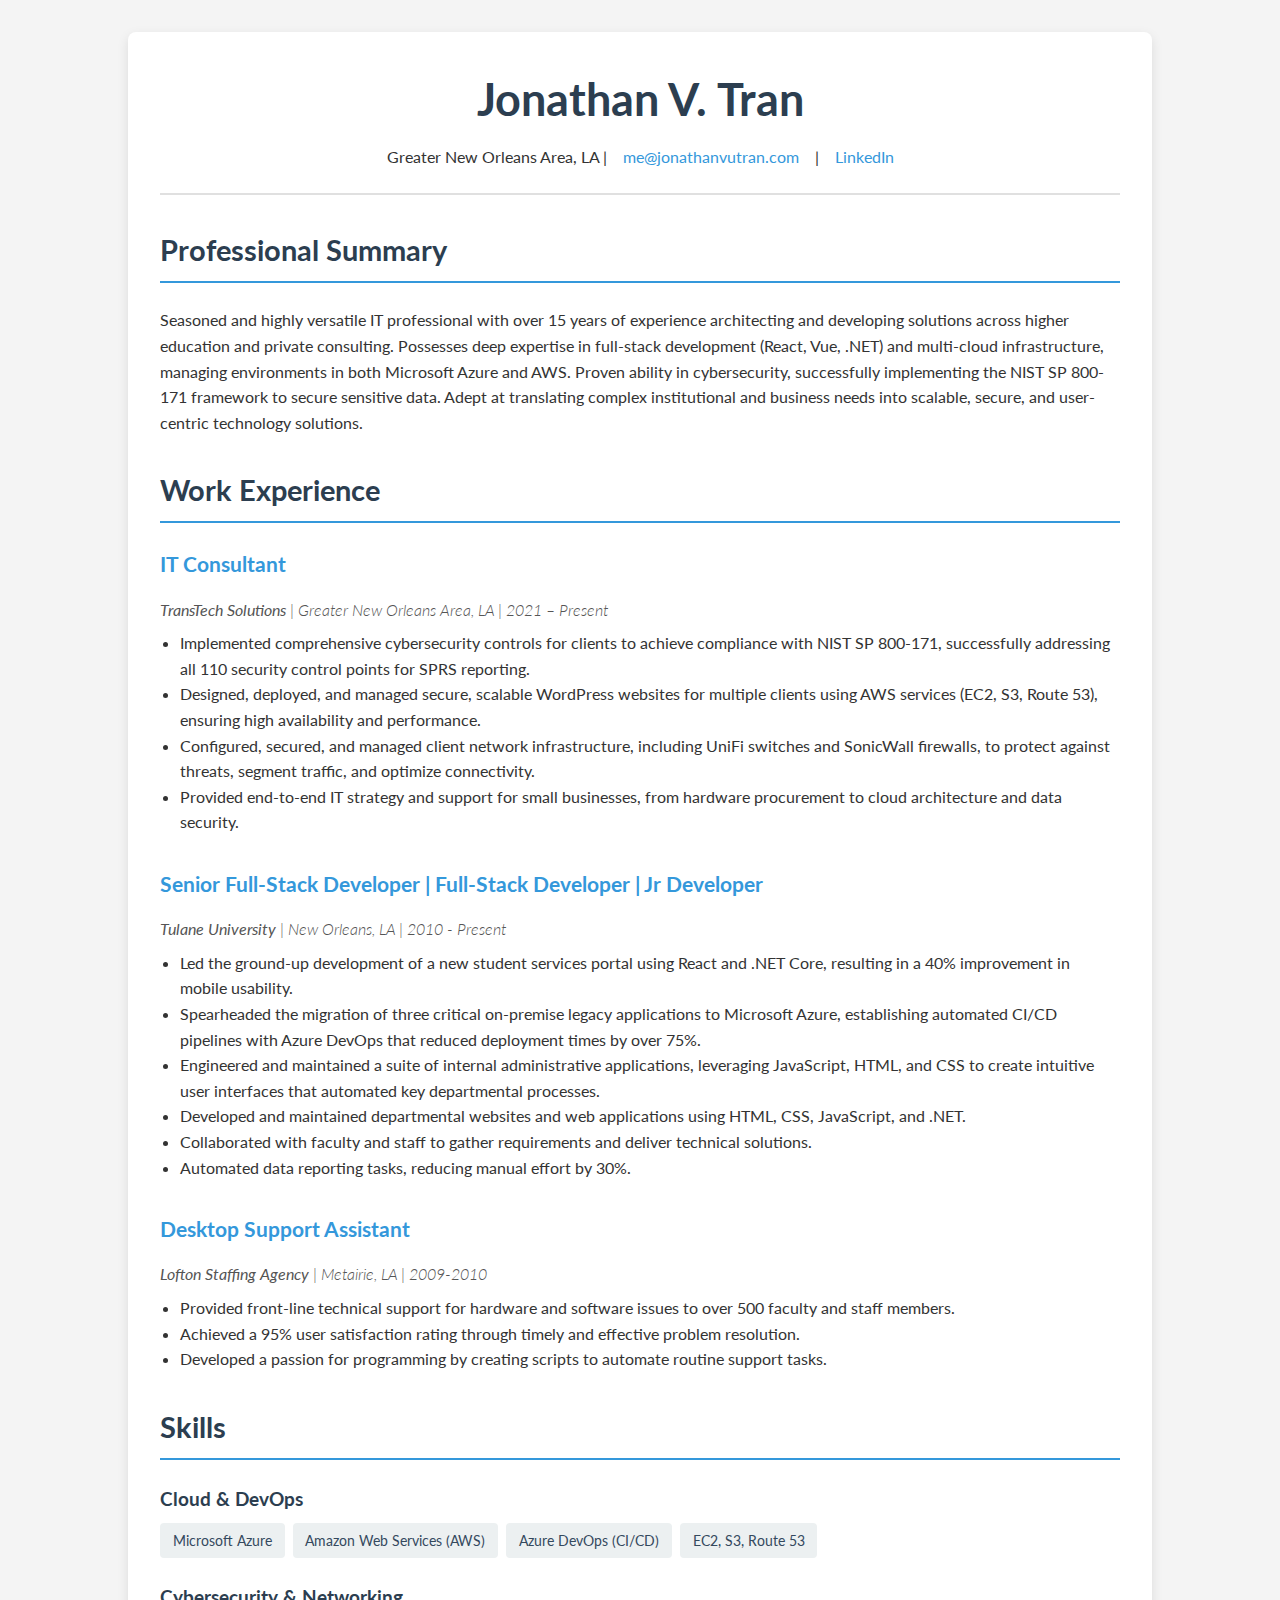
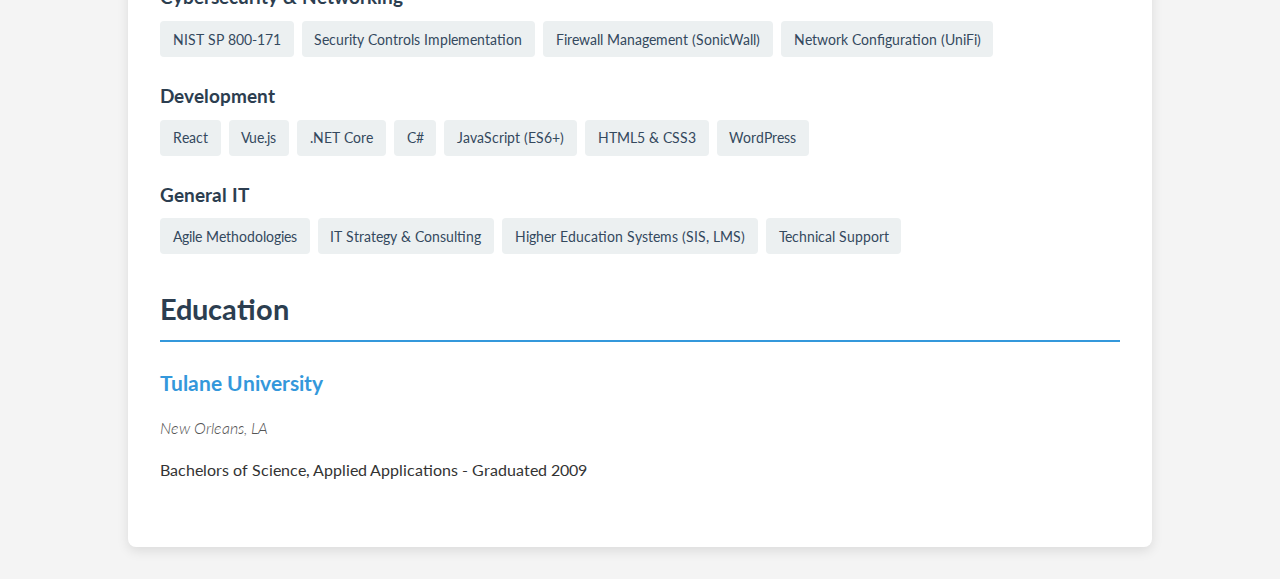
<file: resume.html>
<!DOCTYPE html>
<html lang="en">
<head>
    <meta charset="UTF-8">
    <meta name="viewport" content="width=device-width, initial-scale=1.0">
    <title>CV - [Your Name]</title>
    <link rel="stylesheet" href="resume_style.css">
    <link rel="preconnect" href="https://fonts.googleapis.com">
    <link rel="preconnect" href="https://fonts.gstatic.com" crossorigin>
    <link href="https://fonts.googleapis.com/css2?family=Lato:wght@300;400;700&display=swap" rel="stylesheet">
</head>
<body>
    <div class="container">
        <header id="resume-header">
            </header>

        <main>
            <section id="summary-section">
                <h2>Professional Summary</h2>
                <p id="summary-content"></p>
            </section>

            <section id="experience-section">
                <h2>Work Experience</h2>
                </section>

            <section id="skills-section">
                <h2>Skills</h2>
                </section>

            <section id="education-section">
                <h2>Education</h2>
                </section>
        </main>
    </div>

    <script src="resume_script.js"></script>
</body>
</html>
</file>
<file: resume_style.css>
:root {
    --primary-color: #2c3e50; /* A dark blue-gray */
    --secondary-color: #3498db; /* A bright blue */
    --background-color: #f4f4f4;
    --text-color: #333;
    --card-background: #ffffff;
    --border-color: #e0e0e0;
}

body {
    font-family: 'Lato', sans-serif;
    line-height: 1.6;
    margin: 0;
    padding: 0;
    background-color: var(--background-color);
    color: var(--text-color);
}

.container {
    max-width: 960px;
    margin: 2rem auto;
    padding: 2rem;
    background-color: var(--card-background);
    box-shadow: 0 4px 12px rgba(0, 0, 0, 0.1);
    border-radius: 8px;
}

header {
    text-align: center;
    border-bottom: 2px solid var(--border-color);
    padding-bottom: 1.5rem;
    margin-bottom: 2rem;
}

header h1 {
    margin: 0;
    font-size: 2.8em;
    font-weight: 700;
    color: var(--primary-color);
}

.contact-info {
    display: flex;
    justify-content: center;
    flex-wrap: wrap;
    gap: 1rem;
    margin-top: 0.5rem;
}

.contact-info a {
    text-decoration: none;
    color: var(--secondary-color);
    font-weight: 400;
}

.contact-info a:hover {
    text-decoration: underline;
}

h2 {
    font-size: 1.8em;
    font-weight: 700;
    color: var(--primary-color);
    border-bottom: 2px solid var(--secondary-color);
    padding-bottom: 0.5rem;
    margin-top: 2rem;
    margin-bottom: 1.5rem;
}

.experience-item, .education-item {
    margin-bottom: 2rem;
}

.experience-item h3, .education-item h3 {
    margin: 0;
    font-size: 1.3em;
    color: var(--secondary-color);
}

.job-meta, .education-meta {
    font-style: italic;
    color: #555;
    margin-bottom: 0.5rem;
    font-weight: 300;
}

.experience-item ul {
    list-style-type: disc;
    padding-left: 20px;
    margin: 0;
}

.skills-container {
    display: flex;
    flex-direction: column;
    gap: 1.5rem;
}

.skill-category h3 {
    font-size: 1.2em;
    margin: 0 0 0.5rem 0;
    color: var(--primary-color);
}

.skill-list {
    display: flex;
    flex-wrap: wrap;
    gap: 0.5rem;
}

.skill-item {
    background-color: #ecf0f1;
    color: #34495e;
    padding: 0.4rem 0.8rem;
    border-radius: 4px;
    font-size: 0.9em;
}

@media (max-width: 768px) {
    .container {
        margin: 1rem;
        padding: 1.5rem;
    }

    h1 {
        font-size: 2.2em;
    }

    h2 {
        font-size: 1.5em;
    }
}
</file>
